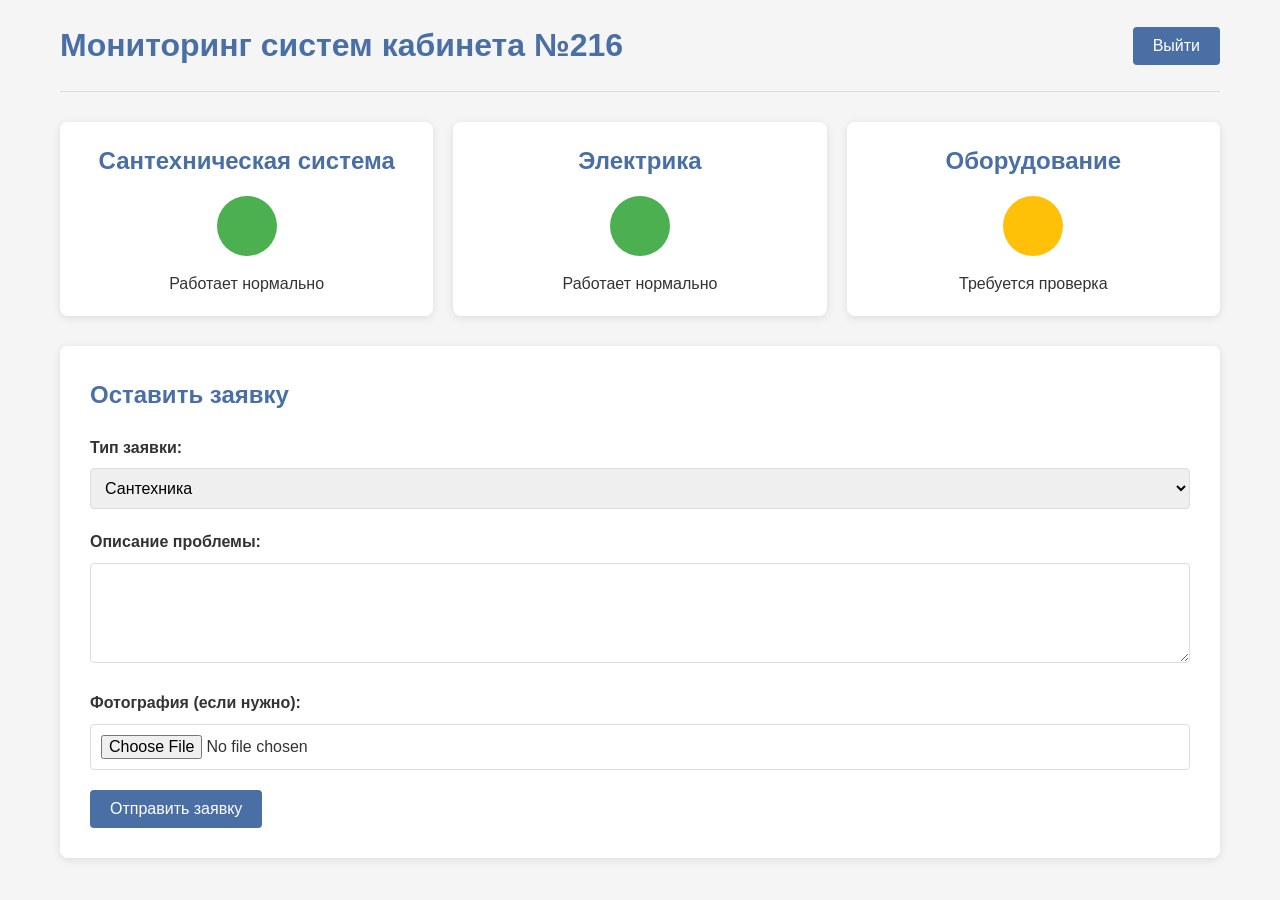
<file: index.html>
<!DOCTYPE html>
<html lang="ru">
<head>
    <meta charset="UTF-8">
    <meta name="viewport" content="width=device-width, initial-scale=1.0">
    <title>Система управления объектом</title>
    <link rel="stylesheet" href="styles.css">
</head>
<body>
    

        <div id="user-screen" class="screen">
            <header>
                <h1>Мониторинг систем кабинета №216</h1>
                <button id="logout-btn" class="btn">Выйти</button>
            </header>
            
            <div class="status-cards">
                <div class="card" id="plumbing">
                    <h2>Сантехническая система</h2>
                    <div class="status-indicator ok"></div>
                    <p class="status-text">Работает нормально</p>
                </div>
                <div class="card" id="electric">
                    <h2>Электрика</h2>
                    <div class="status-indicator ok"></div>
                    <p class="status-text">Работает нормально</p>
                </div>
                <div class="card" id="equipment">
                    <h2>Оборудование</h2>
                    <div class="status-indicator warning"></div>
                    <p class="status-text">Требуется проверка</p>
                </div>
            </div>

            <div class="request-form">
                <h2>Оставить заявку</h2>
                <form id="request-form">
                    <div class="form-group">
                        <label for="request-type">Тип заявки:</label>
                        <select id="request-type" required>
                            <option value="plumbing">Сантехника</option>
                            <option value="electric">Электрика</option>
                            <option value="equipment">Оборудование</option>
                            <option value="other">Другое</option>
                        </select>
                    </div>
                    <div class="form-group">
                        <label for="request-description">Описание проблемы:</label>
                        <textarea id="request-description" required rows="4"></textarea>
                    </div>
                    <div class="form-group">
                        <label for="request-photo">Фотография (если нужно):</label>
                        <input type="file" id="request-photo" accept="image/*">
                    </div>
                    <button type="submit" class="btn">Отправить заявку</button>
                </form>
            </div>
        </div>

        <div id="admin-screen" class="screen hidden">
            <header>
                <h1>Панель администратора</h1>
                <button id="admin-logout-btn" class="btn">Выйти</button>
            </header>
            
            <nav class="admin-nav">
                <button class="admin-tab active" data-tab="status">Статус систем</button>
                <button class="admin-tab" data-tab="requests">Заявки</button>
                <button class="admin-tab" data-tab="users">Пользователи</button>
            </nav>

            <div class="admin-content">
                <div id="status-tab" class="admin-tab-content active">
                    <h2>Управление статусом систем</h2>
                    <div class="status-controls">
                        <div class="status-control">
                            <h3>Сантехническая система</h3>
                            <select class="status-select" data-system="plumbing">
                                <option value="ok">Работает нормально</option>
                                <option value="warning">Требуется проверка</option>
                                <option value="error">Авария</option>
                            </select>
                        </div>
                        <div class="status-control">
                            <h3>Электрика</h3>
                            <select class="status-select" data-system="electric">
                                <option value="ok">Работает нормально</option>
                                <option value="warning">Требуется проверка</option>
                                <option value="error">Авария</option>
                            </select>
                        </div>
                        <div class="status-control">
                            <h3>Оборудование</h3>
                            <select class="status-select" data-system="equipment">
                                <option value="ok">Работает нормально</option>
                                <option value="warning">Требуется проверка</option>
                                <option value="error">Авария</option>
                            </select>
                        </div>
                    </div>
                    <button id="update-status-btn" class="btn">Обновить статусы</button>
                </div>

                <div id="requests-tab" class="admin-tab-content">
                    <h2>Заявки пользователей</h2>
                    <div class="requests-list" id="requests-list">
                        <!-- Requests will appear here -->
                    </div>
                </div>

                <div id="users-tab" class="admin-tab-content">
                    <h2>Управление пользователями</h2>
                    <div class="add-user-form">
                        <h3>Добавить нового пользователя</h3>
                        <form id="add-user-form">
                            <div class="form-group">
                                <label for="new-username">Логин:</label>
                                <input type="text" id="new-username" required>
                            </div>
                            <div class="form-group">
                                <label for="new-password">Пароль:</label>
                                <input type="password" id="new-password" required>
                            </div>
                            <div class="form-group">
                                <label>
                                    <input type="checkbox" id="new-user-admin"> Администратор
                                </label>
                            </div>
                            <button type="submit" class="btn">Добавить пользователя</button>
                        </form>
                    </div>
                    <div class="users-list" id="users-list">
                        <!-- Users will appear here -->
                    </div>
                </div>
            </div>
        </div>
    </div>
    <script src="script.js"></script>
</body>
</html>
</file>
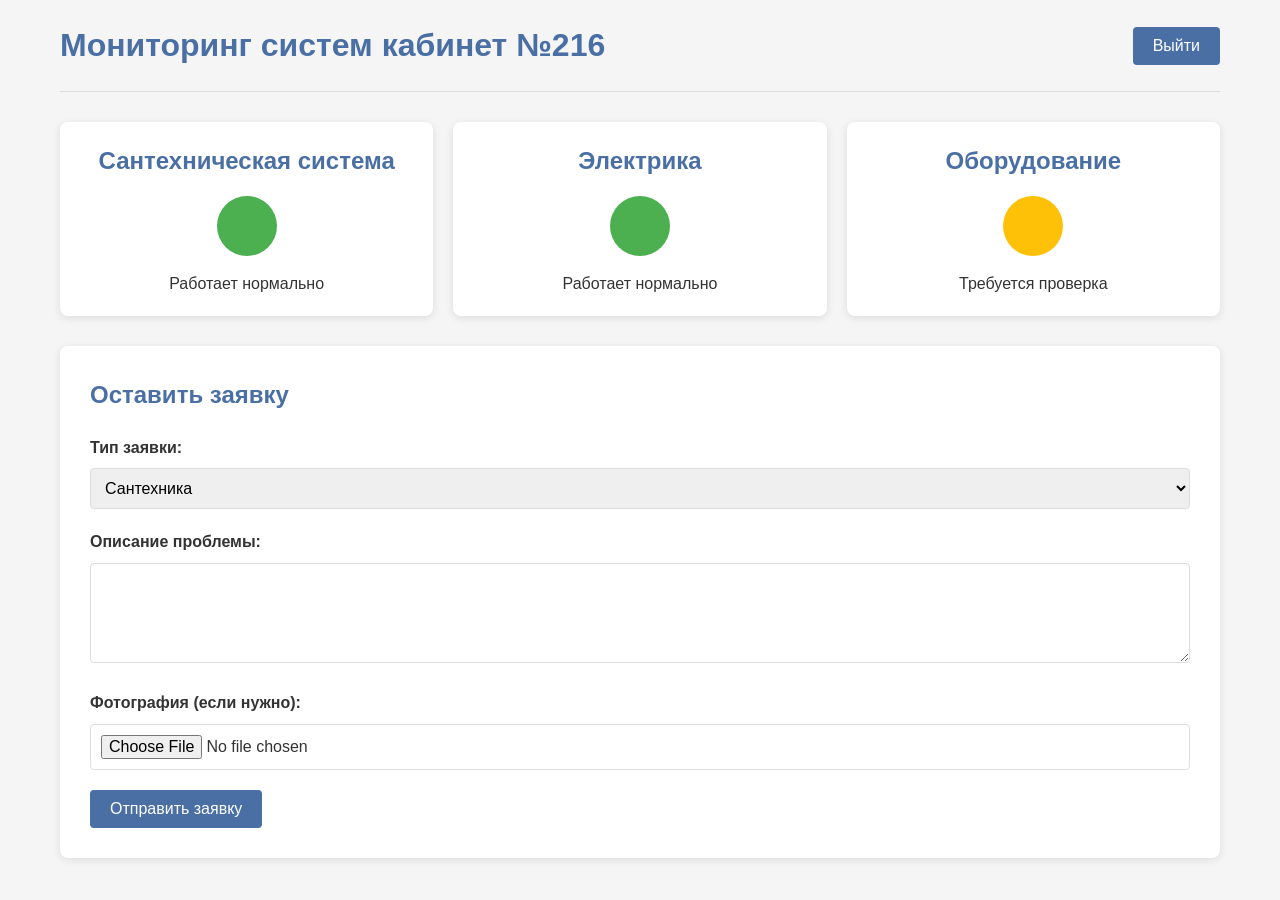
<file: 216.html>
<!DOCTYPE html>
<html lang="ru">
<head>
    <meta charset="UTF-8">
    <meta name="viewport" content="width=device-width, initial-scale=1.0">
    <title>Система управления объектом</title>
    <link rel="stylesheet" href="styles.css">
</head>
<body>
    

        <div id="user-screen" class="screen">
            <header>
                <h1>Мониторинг систем кабинет №216</h1>
                <button id="logout-btn" class="btn">Выйти</button>
            </header>
            
            <div class="status-cards">
                <div class="card" id="plumbing">
                    <h2>Сантехническая система</h2>
                    <div class="status-indicator ok"></div>
                    <p class="status-text">Работает нормально</p>
                </div>
                <div class="card" id="electric">
                    <h2>Электрика</h2>
                    <div class="status-indicator ok"></div>
                    <p class="status-text">Работает нормально</p>
                </div>
                <div class="card" id="equipment">
                    <h2>Оборудование</h2>
                    <div class="status-indicator warning"></div>
                    <p class="status-text">Требуется проверка</p>
                </div>
            </div>

            <div class="request-form">
                <h2>Оставить заявку</h2>
                <form id="request-form">
                    <div class="form-group">
                        <label for="request-type">Тип заявки:</label>
                        <select id="request-type" required>
                            <option value="plumbing">Сантехника</option>
                            <option value="electric">Электрика</option>
                            <option value="equipment">Оборудование</option>
                            <option value="other">Другое</option>
                        </select>
                    </div>
                    <div class="form-group">
                        <label for="request-description">Описание проблемы:</label>
                        <textarea id="request-description" required rows="4"></textarea>
                    </div>
                    <div class="form-group">
                        <label for="request-photo">Фотография (если нужно):</label>
                        <input type="file" id="request-photo" accept="image/*">
                    </div>
                    <button type="submit" class="btn">Отправить заявку</button>
                </form>
            </div>
        </div>

        <div id="admin-screen" class="screen hidden">
            <header>
                <h1>Панель администратора</h1>
                <button id="admin-logout-btn" class="btn">Выйти</button>
            </header>
            
            <nav class="admin-nav">
                <button class="admin-tab active" data-tab="status">Статус систем</button>
                <button class="admin-tab" data-tab="requests">Заявки</button>
                <button class="admin-tab" data-tab="users">Пользователи</button>
            </nav>

            <div class="admin-content">
                <div id="status-tab" class="admin-tab-content active">
                    <h2>Управление статусом систем</h2>
                    <div class="status-controls">
                        <div class="status-control">
                            <h3>Сантехническая система</h3>
                            <select class="status-select" data-system="plumbing">
                                <option value="ok">Работает нормально</option>
                                <option value="warning">Требуется проверка</option>
                                <option value="error">Авария</option>
                            </select>
                        </div>
                        <div class="status-control">
                            <h3>Электрика</h3>
                            <select class="status-select" data-system="electric">
                                <option value="ok">Работает нормально</option>
                                <option value="warning">Требуется проверка</option>
                                <option value="error">Авария</option>
                            </select>
                        </div>
                        <div class="status-control">
                            <h3>Оборудование</h3>
                            <select class="status-select" data-system="equipment">
                                <option value="ok">Работает нормально</option>
                                <option value="warning">Требуется проверка</option>
                                <option value="error">Авария</option>
                            </select>
                        </div>
                    </div>
                    <button id="update-status-btn" class="btn">Обновить статусы</button>
                </div>

                <div id="requests-tab" class="admin-tab-content">
                    <h2>Заявки пользователей</h2>
                    <div class="requests-list" id="requests-list">
                        <!-- Requests will appear here -->
                    </div>
                </div>

                <div id="users-tab" class="admin-tab-content">
                    <h2>Управление пользователями</h2>
                    <div class="add-user-form">
                        <h3>Добавить нового пользователя</h3>
                        <form id="add-user-form">
                            <div class="form-group">
                                <label for="new-username">Логин:</label>
                                <input type="text" id="new-username" required>
                            </div>
                            <div class="form-group">
                                <label for="new-password">Пароль:</label>
                                <input type="password" id="new-password" required>
                            </div>
                            <div class="form-group">
                                <label>
                                    <input type="checkbox" id="new-user-admin"> Администратор
                                </label>
                            </div>
                            <button type="submit" class="btn">Добавить пользователя</button>
                        </form>
                    </div>
                    <div class="users-list" id="users-list">
                        <!-- Users will appear here -->
                    </div>
                </div>
            </div>
        </div>
    </div>
    <script src="script.js"></script>
</body>
</html>
</file>
<file: styles.css>
/* Общие стили */
* {
    box-sizing: border-box;
    margin: 0;
    padding: 0;
    font-family: 'Arial', sans-serif;
}

body {
    background-color: #f5f5f5;
    color: #333;
    line-height: 1.6;
}

.hidden {
    display: none !important;
}

.btn {
    background-color: #4a6fa5;
    color: white;
    border: none;
    padding: 10px 20px;
    border-radius: 4px;
    cursor: pointer;
    font-size: 16px;
    transition: background-color 0.3s;
}

.btn:hover {
    background-color: #3a5a8f;
}

/* Экран входа */
#login-screen {
    display: flex;
    justify-content: center;
    align-items: center;
    height: 100vh;
    background-color: #e8f0fe;
}

.login-container {
    background: white;
    padding: 40px;
    border-radius: 8px;
    box-shadow: 0 4px 12px rgba(0, 0, 0, 0.1);
    width: 100%;
    max-width: 400px;
}

.login-container h1 {
    margin-bottom: 24px;
    text-align: center;
    color: #4a6fa5;
}

.form-group {
    margin-bottom: 20px;
}

.form-group label {
    display: block;
    margin-bottom: 8px;
    font-weight: 600;
}

.form-group input,
.form-group select,
.form-group textarea {
    width: 100%;
    padding: 10px;
    border: 1px solid #ddd;
    border-radius: 4px;
    font-size: 16px;
}

.form-group textarea {
    resize: vertical;
    min-height: 100px;
}

/* Экран пользователя и администратора */
#user-screen,
#admin-screen {
    padding: 20px;
    max-width: 1200px;
    margin: 0 auto;
}

header {
    display: flex;
    justify-content: space-between;
    align-items: center;
    margin-bottom: 30px;
    padding-bottom: 20px;
    border-bottom: 1px solid #ddd;
}

header h1 {
    color: #4a6fa5;
}

/* Карточки статуса */
.status-cards {
    display: grid;
    grid-template-columns: repeat(auto-fit, minmax(300px, 1fr));
    gap: 20px;
    margin-bottom: 30px;
}

.card {
    background: white;
    padding: 20px;
    border-radius: 8px;
    box-shadow: 0 2px 8px rgba(0, 0, 0, 0.1);
    text-align: center;
}

.card h2 {
    margin-bottom: 15px;
    color: #4a6fa5;
}

.status-indicator {
    width: 60px;
    height: 60px;
    border-radius: 50%;
    margin: 0 auto 15px;
}

.status-indicator.ok {
    background-color: #4CAF50;
}

.status-indicator.warning {
    background-color: #FFC107;
}

.status-indicator.error {
    background-color: #F44336;
}

.status-text {
    font-size: 16px;
}

/* Форма заявки */
.request-form {
    background: white;
    padding: 30px;
    border-radius: 8px;
    box-shadow: 0 2px 8px rgba(0, 0, 0, 0.1);
}

.request-form h2 {
    margin-bottom: 20px;
    color: #4a6fa5;
}

/* Админ панель */
.admin-nav {
    display: flex;
    margin-bottom: 20px;
    border-bottom: 1px solid #ddd;
}

.admin-tab {
    padding: 10px 20px;
    background: none;
    border: none;
    cursor: pointer;
    font-size: 16px;
    color: #666;
    border-bottom: 3px solid transparent;
}

.admin-tab.active {
    color: #4a6fa5;
    border-bottom: 3px solid #4a6fa5;
    font-weight: 600;
}

.admin-tab-content {
    display: none;
}

.admin-tab-content.active {
    display: block;
}

.status-controls {
    display: grid;
    grid-template-columns: repeat(auto-fit, minmax(300px, 1fr));
    gap: 20px;
    margin-bottom: 20px;
}

.status-control {
    background: white;
    padding: 20px;
    border-radius: 8px;
    box-shadow: 0 2px 8px rgba(0, 0, 0, 0.1);
}

.status-control h3 {
    margin-bottom: 15px;
}

.requests-list {
    background: white;
    padding: 20px;
    border-radius: 8px;
    box-shadow: 0 2px 8px rgba(0, 0, 0, 0.1);
}

.request-item {
    padding: 15px;
    border-bottom: 1px solid #eee;
}

.request-item:last-child {
    border-bottom: none;
}

.request-type {
    font-weight: 600;
    color: #4a6fa5;
}

.request-photo {
    max-width: 200px;
    max-height: 200px;
    margin-top: 10px;
    display: block;
}

.add-user-form {
    background: white;
    padding: 20px;
    border-radius: 8px;
    box-shadow: 0 2px 8px rgba(0, 0, 0, 0.1);
    margin-bottom: 20px;
}

.users-list {
    background: white;
    padding: 20px;
    border-radius: 8px;
    box-shadow: 0 2px 8px rgba(0, 0, 0, 0.1);
}

.user-item {
    padding: 15px;
    border-bottom: 1px solid #eee;
    display: flex;
    justify-content: space-between;
    align-items: center;
}

.user-item:last-child {
    border-bottom: none;
}

.delete-user {
    color: #F44336;
    background: none;
    border: none;
    cursor: pointer;
    font-size: 14px;
}

/* Адаптивность */
@media (max-width: 768px) {
    .status-cards {
        grid-template-columns: 1fr;
    }
    
    .login-container {
        padding: 20px;
    }
    
    header {
        flex-direction: column;
        align-items: flex-start;
    }
    
    #logout-btn, #admin-logout-btn {
        margin-top: 10px;
        align-self: flex-end;
    }
}
</file>
